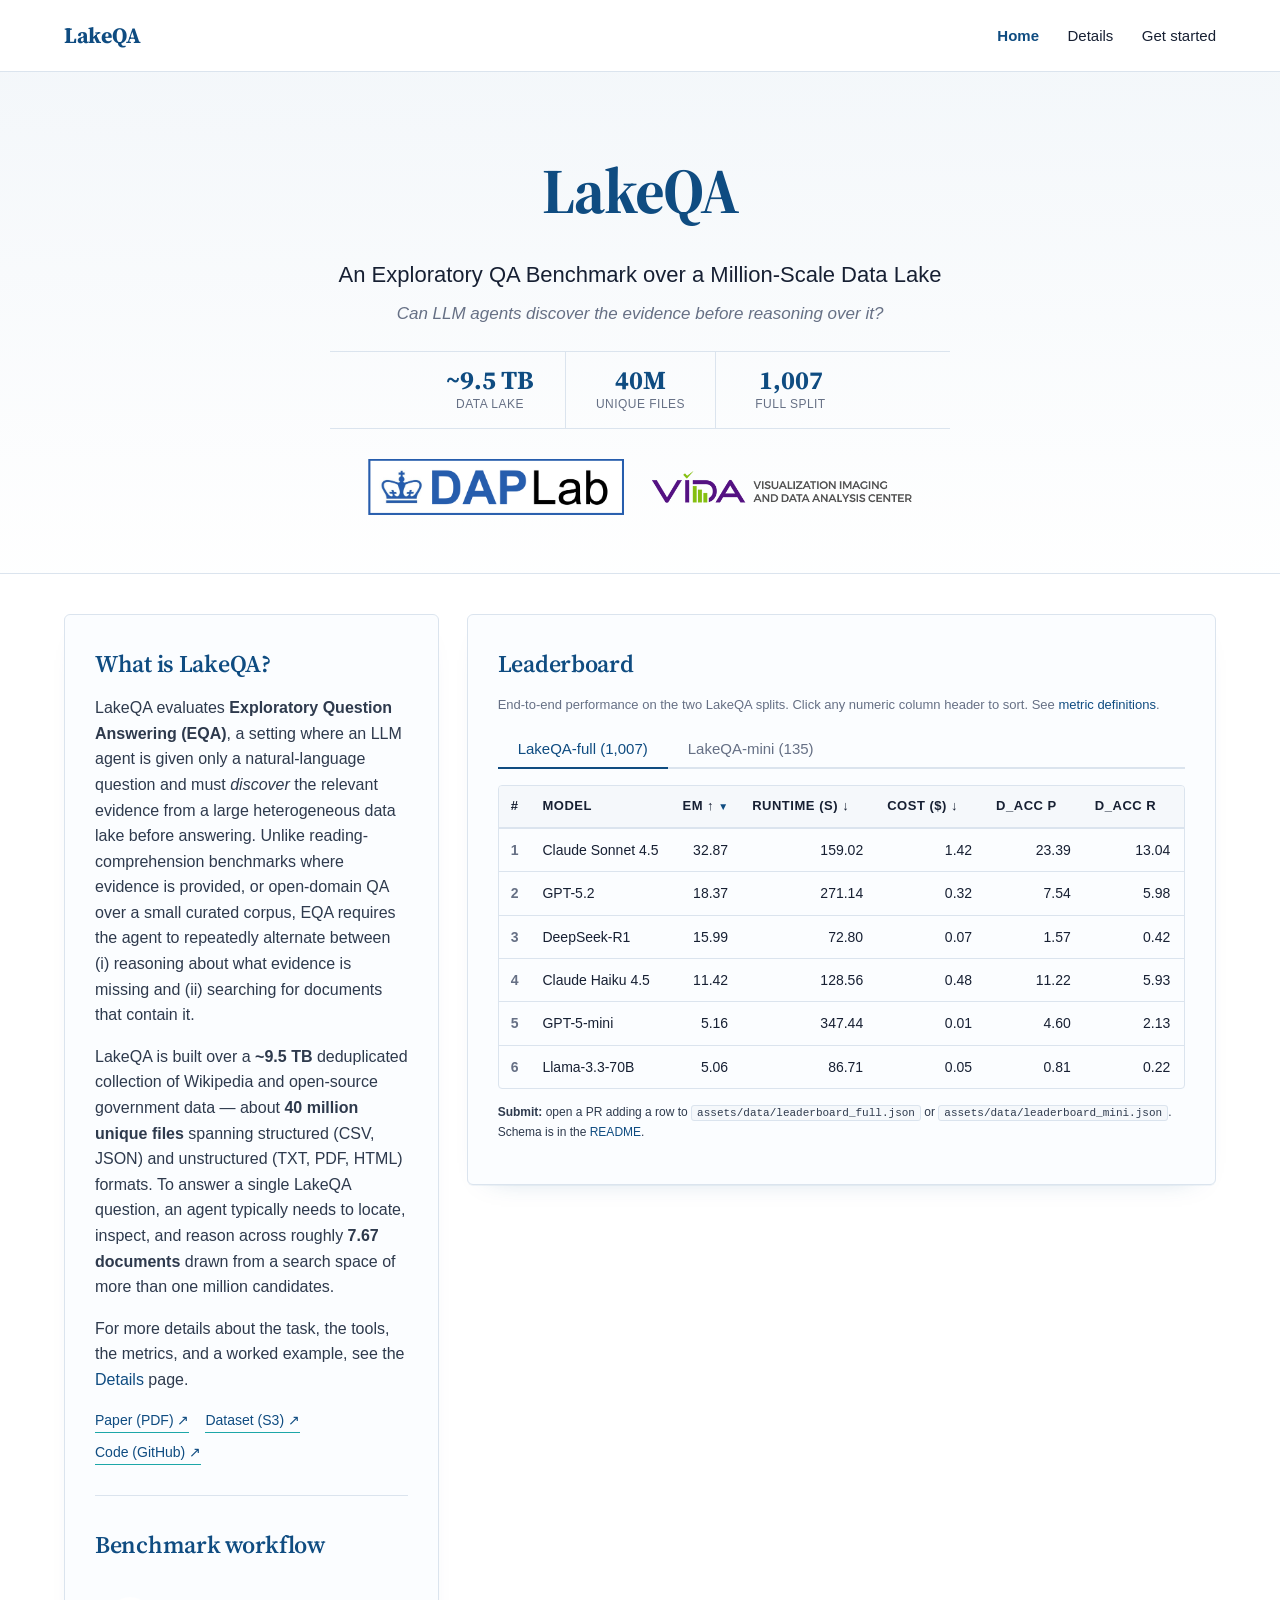
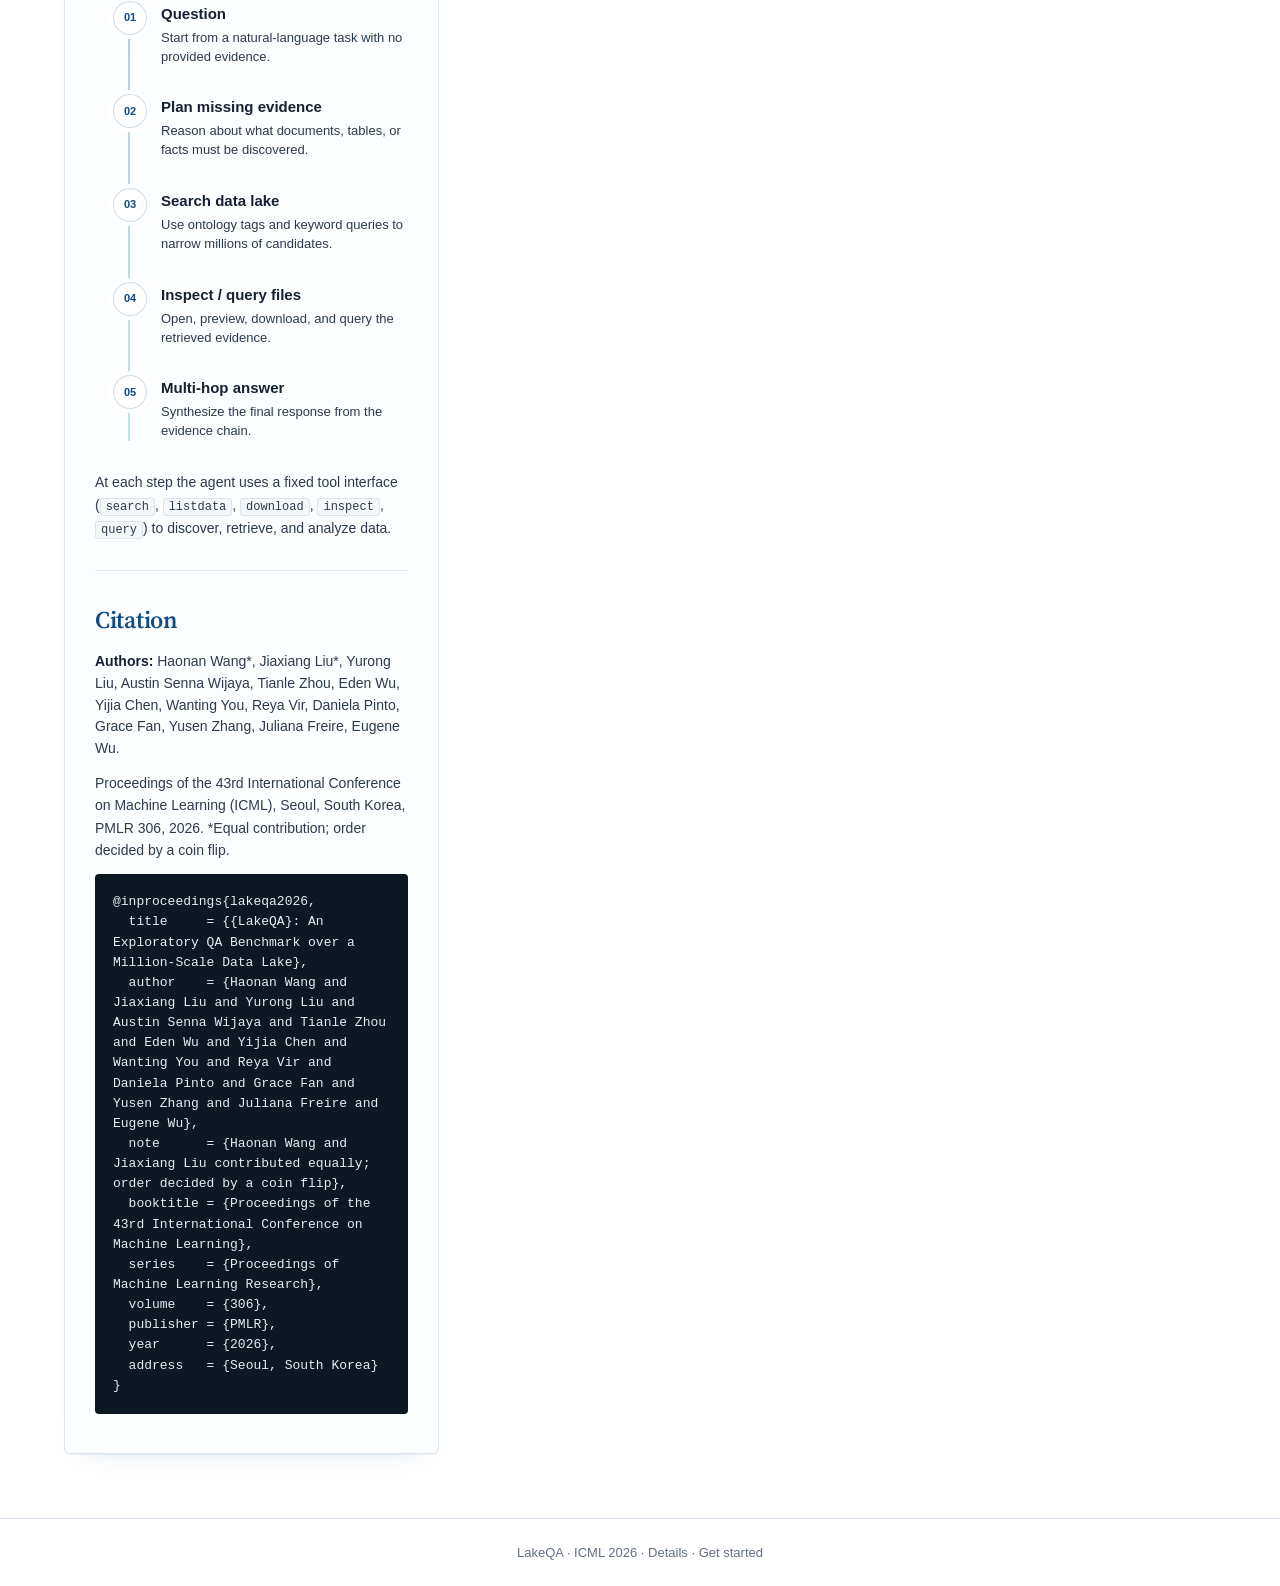
<file: index.html>
<!doctype html>
<html lang="en">
<head>
  <meta charset="utf-8" />
  <meta name="viewport" content="width=device-width, initial-scale=1" />
  <title>LakeQA — An Exploratory QA Benchmark over a Million-Scale Data Lake</title>
  <meta name="description" content="LakeQA: a benchmark for Exploratory Question Answering over a ~9.5 TB heterogeneous data lake spanning Wikipedia and Data.gov." />
  <link rel="icon" href="data:," />
  <link rel="preconnect" href="https://fonts.googleapis.com" />
  <link rel="preconnect" href="https://fonts.gstatic.com" crossorigin />
  <link rel="stylesheet" href="https://fonts.googleapis.com/css2?family=Source+Serif+4:opsz,wght@8..60,400;8..60,600;8..60,700&display=swap" />
  <link rel="stylesheet" href="assets/css/style.css?v=20260609-paper" />
</head>
<body>

<header class="site-header">
  <div class="container-wide">
    <a class="brand" href="index.html">LakeQA</a>
    <nav class="site-nav">
      <a href="index.html" class="active">Home</a>
      <a href="details.html">Details</a>
      <a href="get-started.html">Get started</a>
    </nav>
  </div>
</header>

<section class="hero">
  <div class="container-wide hero-inner">
    <h1>LakeQA</h1>
    <p class="tagline">An Exploratory QA Benchmark over a Million-Scale Data Lake</p>
    <p class="subtagline">Can LLM agents discover the evidence before reasoning over it?</p>
    <div class="hero-kpis" aria-label="Benchmark scale">
      <div class="hero-kpi">
        <strong>~9.5 TB</strong>
        <span>data lake</span>
      </div>
      <div class="hero-kpi">
        <strong>40M</strong>
        <span>unique files</span>
      </div>
      <div class="hero-kpi">
        <strong>1,007</strong>
        <span>full split</span>
      </div>
    </div>
    <div class="hero-affiliation" aria-label="Affiliations">
      <img class="daplab-logo" src="assets/img/daplab_logo_horiz.png" alt="DAPLab" width="1508" height="331" />
      <img class="vida-logo" src="assets/img/vida_logo_long.png" alt="VIDA Lab" width="473" height="59" />
    </div>
  </div>
</section>

<section class="home-section">
  <div class="container-wide">
    <div class="home-grid">

      <!-- LEFT CARD -->
      <div class="card left-col">

        <h3>What is LakeQA?</h3>
        <p>
          LakeQA evaluates <strong>Exploratory Question Answering (EQA)</strong>, a setting where an LLM agent
          is given only a natural-language question and must <em>discover</em> the relevant evidence from a
          large heterogeneous data lake before answering. Unlike reading-comprehension benchmarks where evidence
          is provided, or open-domain QA over a small curated corpus, EQA requires the agent to repeatedly
          alternate between (i) reasoning about what evidence is missing and (ii) searching for documents that
          contain it.
        </p>
        <p>
          LakeQA is built over a <strong>~9.5 TB</strong> deduplicated collection of Wikipedia and open-source
          government data — about <strong>40 million unique files</strong> spanning structured (CSV, JSON) and
          unstructured (TXT, PDF, HTML) formats. To answer a single LakeQA question, an agent typically needs
          to locate, inspect, and reason across roughly <strong>7.67 documents</strong> drawn from a search
          space of more than one million candidates.
        </p>
        <p>
          For more details about the task, the tools, the metrics, and a worked example, see the
          <a href="details.html">Details</a> page.
        </p>
        <div class="inline-links">
          <a href="assets/papers/lakeqa_arxiv.pdf" target="_blank" rel="noopener">Paper (PDF) ↗</a>
          <a href="get-started.html#get-dataset">Dataset (S3) ↗</a>
          <a href="https://github.com/lakeagent/datalake-qa">Code (GitHub) ↗</a>
        </div>

        <hr class="card-divider" />

        <h3>Benchmark workflow</h3>
        <div class="workflow-showcase" aria-label="LakeQA benchmark workflow">
          <div class="workflow-step">
            <span class="workflow-index">01</span>
            <div>
              <h4>Question</h4>
              <p>Start from a natural-language task with no provided evidence.</p>
            </div>
          </div>
          <div class="workflow-step">
            <span class="workflow-index">02</span>
            <div>
              <h4>Plan missing evidence</h4>
              <p>Reason about what documents, tables, or facts must be discovered.</p>
            </div>
          </div>
          <div class="workflow-step">
            <span class="workflow-index">03</span>
            <div>
              <h4>Search data lake</h4>
              <p>Use ontology tags and keyword queries to narrow millions of candidates.</p>
            </div>
          </div>
          <div class="workflow-step">
            <span class="workflow-index">04</span>
            <div>
              <h4>Inspect / query files</h4>
              <p>Open, preview, download, and query the retrieved evidence.</p>
            </div>
          </div>
          <div class="workflow-step">
            <span class="workflow-index">05</span>
            <div>
              <h4>Multi-hop answer</h4>
              <p>Synthesize the final response from the evidence chain.</p>
            </div>
          </div>
        </div>
        <p class="workflow-note">
          At each step the agent uses a fixed tool interface
          (<code>search</code>, <code>listdata</code>, <code>download</code>, <code>inspect</code>, <code>query</code>)
          to discover, retrieve, and analyze data.
        </p>

        <hr class="card-divider" />

        <h3>Citation</h3>
        <p class="paper-meta author-list">
          <strong>Authors:</strong> Haonan Wang*, Jiaxiang Liu*, Yurong Liu, Austin Senna Wijaya, Tianle Zhou,
          Eden Wu, Yijia Chen, Wanting You, Reya Vir, Daniela Pinto, Grace Fan, Yusen Zhang, Juliana Freire,
          Eugene Wu.
        </p>
        <p class="paper-meta">
          Proceedings of the 43rd International Conference on Machine Learning (ICML), Seoul, South Korea,
          PMLR 306, 2026. *Equal contribution; order decided by a coin flip.
        </p>
        <pre class="bibtex">@inproceedings{lakeqa2026,
  title     = {{LakeQA}: An Exploratory QA Benchmark over a Million-Scale Data Lake},
  author    = {Haonan Wang and Jiaxiang Liu and Yurong Liu and Austin Senna Wijaya and Tianle Zhou and Eden Wu and Yijia Chen and Wanting You and Reya Vir and Daniela Pinto and Grace Fan and Yusen Zhang and Juliana Freire and Eugene Wu},
  note      = {Haonan Wang and Jiaxiang Liu contributed equally; order decided by a coin flip},
  booktitle = {Proceedings of the 43rd International Conference on Machine Learning},
  series    = {Proceedings of Machine Learning Research},
  volume    = {306},
  publisher = {PMLR},
  year      = {2026},
  address   = {Seoul, South Korea}
}</pre>

      </div>

      <!-- RIGHT CARD -->
      <div class="card right-col">

        <h3>Leaderboard</h3>
        <p style="font-size: 13px; color: var(--muted); margin: 0 0 14px;">
          End-to-end performance on the two LakeQA splits.
          Click any numeric column header to sort.
          See <a href="details.html#metrics">metric definitions</a>.
        </p>

        <div class="tabs" id="lb-tabs">
          <button class="tab" data-split="full">LakeQA-full (1,007)</button>
          <button class="tab" data-split="mini">LakeQA-mini (135)</button>
        </div>

        <div class="table-wrap" id="lb-table"></div>

        <p class="lb-footnote">
          <strong>Submit:</strong> open a PR adding a row to
          <code>assets/data/leaderboard_full.json</code> or
          <code>assets/data/leaderboard_mini.json</code>. Schema is in the
          <a href="https://github.com/lakeqa-bench/lakeqa-bench.github.io#submitting-an-entry">README</a>.
        </p>

      </div>

    </div>
  </div>
</section>

<footer class="site-footer">
  <div class="container-wide">
    LakeQA · ICML 2026 · <a href="details.html">Details</a> · <a href="get-started.html">Get started</a>
  </div>
</footer>

<script src="assets/js/leaderboard.js?v=20260610-clean"></script>
<script>
  window.LakeQA.renderLeaderboard({
    tableContainerId: "lb-table",
    tabsContainerId:  "lb-tabs"
  });
</script>

</body>
</html>
</file>
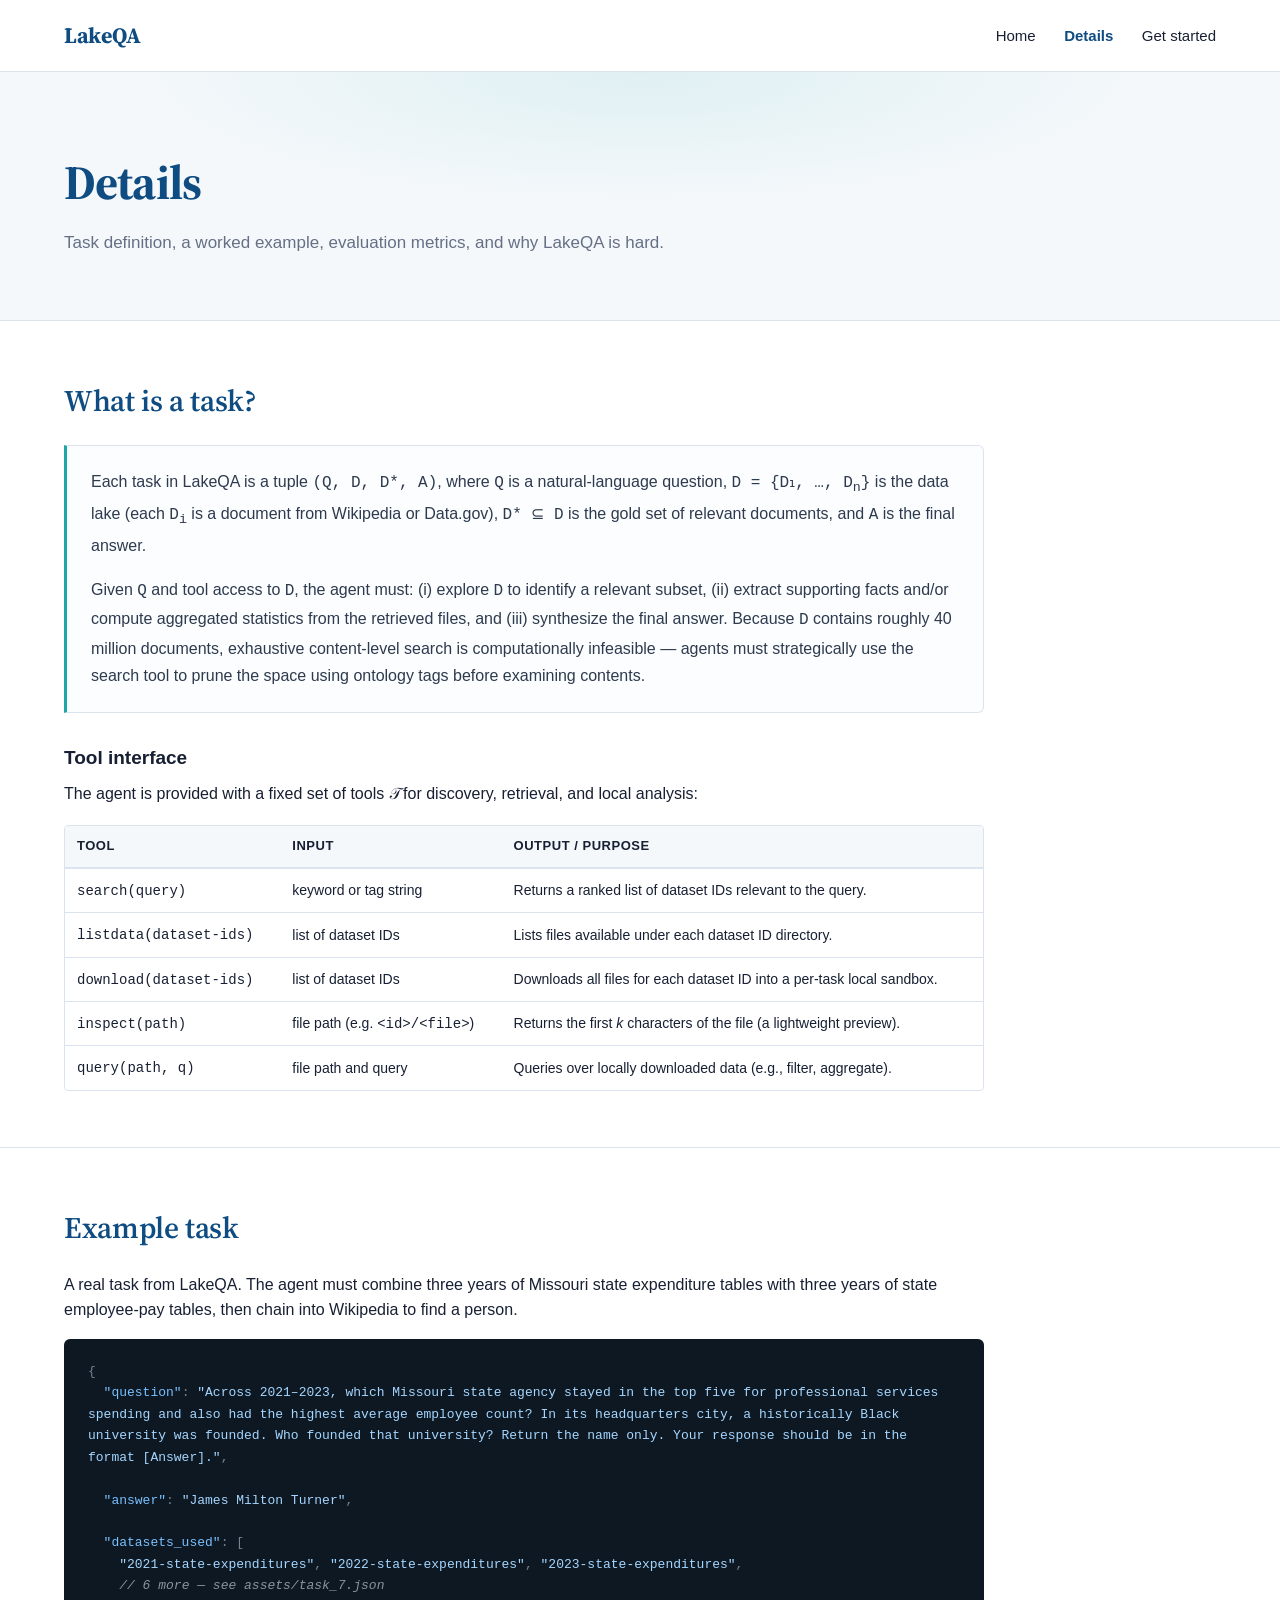
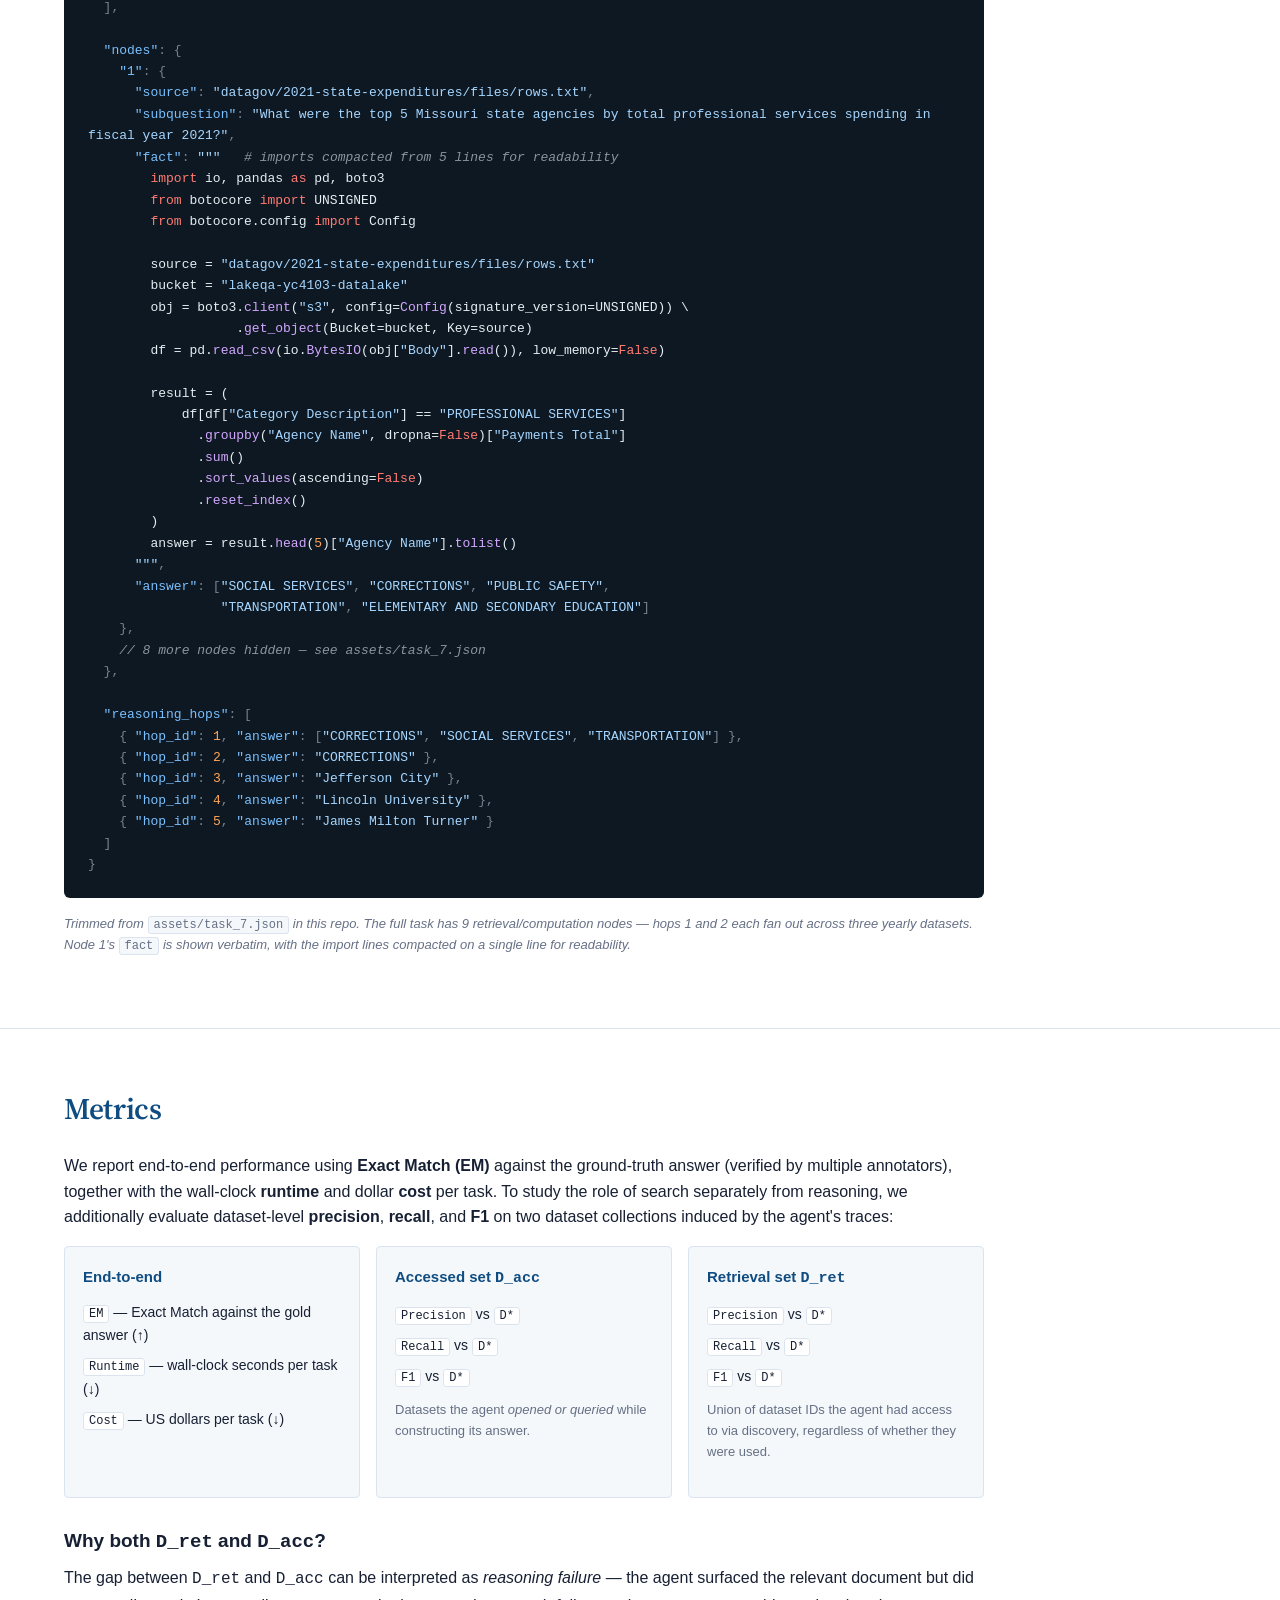
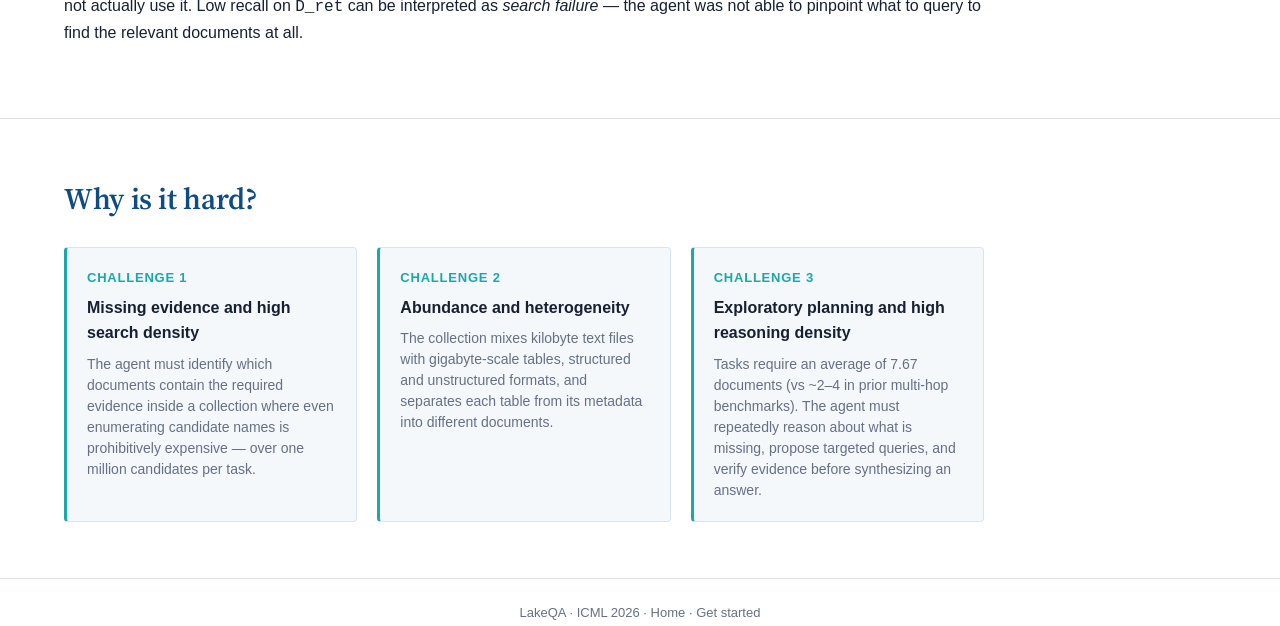
<file: details.html>
<!doctype html>
<html lang="en">
<head>
  <meta charset="utf-8" />
  <meta name="viewport" content="width=device-width, initial-scale=1" />
  <title>Details — LakeQA</title>
  <meta name="description" content="LakeQA task definition, tool interface, a worked example, evaluation metrics, and why the benchmark is hard." />
  <link rel="icon" href="data:," />
  <link rel="preconnect" href="https://fonts.googleapis.com" />
  <link rel="preconnect" href="https://fonts.gstatic.com" crossorigin />
  <link rel="stylesheet" href="https://fonts.googleapis.com/css2?family=Source+Serif+4:opsz,wght@8..60,400;8..60,600;8..60,700&display=swap" />
  <link rel="stylesheet" href="assets/css/style.css?v=20260609-paper" />
</head>
<body>

<header class="site-header">
  <div class="container-wide">
    <a class="brand" href="index.html">LakeQA</a>
    <nav class="site-nav">
      <a href="index.html">Home</a>
      <a href="details.html" class="active">Details</a>
      <a href="get-started.html">Get started</a>
    </nav>
  </div>
</header>

<div class="page-title-strip">
  <div class="container-wide">
    <h1>Details</h1>
    <p>Task definition, a worked example, evaluation metrics, and why LakeQA is hard.</p>
  </div>
</div>

<section>
  <div class="container-wide">
    <h2>What is a task?</h2>
    <div class="task-copy-panel">
      <p>
        Each task in LakeQA is a tuple <code>(Q, D, D*, A)</code>, where
        <code>Q</code> is a natural-language question,
        <code>D = {D₁, …, D<sub>n</sub>}</code> is the data lake (each <code>D<sub>i</sub></code> is a document
        from Wikipedia or Data.gov), <code>D* ⊆ D</code> is the gold set of relevant documents,
        and <code>A</code> is the final answer.
      </p>
      <p>
        Given <code>Q</code> and tool access to <code>D</code>, the agent must:
        (i) explore <code>D</code> to identify a relevant subset,
        (ii) extract supporting facts and/or compute aggregated statistics from the retrieved files, and
        (iii) synthesize the final answer.
        Because <code>D</code> contains roughly 40 million documents, exhaustive content-level search is
        computationally infeasible — agents must strategically use the search tool to prune the space using
        ontology tags before examining contents.
      </p>
    </div>

    <h3>Tool interface</h3>
    <p>The agent is provided with a fixed set of tools <code>𝒯</code> for discovery, retrieval, and local analysis:</p>
    <div class="table-wrap">
      <table>
        <thead>
          <tr>
            <th>Tool</th>
            <th>Input</th>
            <th>Output / Purpose</th>
          </tr>
        </thead>
        <tbody>
          <tr>
            <td><code>search(query)</code></td>
            <td>keyword or tag string</td>
            <td>Returns a ranked list of dataset IDs relevant to the query.</td>
          </tr>
          <tr>
            <td><code>listdata(dataset-ids)</code></td>
            <td>list of dataset IDs</td>
            <td>Lists files available under each dataset ID directory.</td>
          </tr>
          <tr>
            <td><code>download(dataset-ids)</code></td>
            <td>list of dataset IDs</td>
            <td>Downloads all files for each dataset ID into a per-task local sandbox.</td>
          </tr>
          <tr>
            <td><code>inspect(path)</code></td>
            <td>file path (e.g. <code>&lt;id&gt;/&lt;file&gt;</code>)</td>
            <td>Returns the first <em>k</em> characters of the file (a lightweight preview).</td>
          </tr>
          <tr>
            <td><code>query(path, q)</code></td>
            <td>file path and query</td>
            <td>Queries over locally downloaded data (e.g., filter, aggregate).</td>
          </tr>
        </tbody>
      </table>
    </div>
  </div>
</section>

<section>
  <div class="container-wide">
    <h2>Example task</h2>
    <p>
      A real task from LakeQA. The agent must combine three years of Missouri state expenditure tables with
      three years of state employee-pay tables, then chain into Wikipedia to find a person.
    </p>

    <pre class="json-viewer"><code><span class="punct">{</span>
  <span class="key">"question"</span><span class="punct">:</span> <span class="str">"Across 2021–2023, which Missouri state agency stayed in the top five for professional services spending and also had the highest average employee count? In its headquarters city, a historically Black university was founded. Who founded that university? Return the name only. Your response should be in the format [Answer]."</span><span class="punct">,</span>

  <span class="key">"answer"</span><span class="punct">:</span> <span class="str">"James Milton Turner"</span><span class="punct">,</span>

  <span class="key">"datasets_used"</span><span class="punct">:</span> <span class="punct">[</span>
    <span class="str">"2021-state-expenditures"</span><span class="punct">,</span> <span class="str">"2022-state-expenditures"</span><span class="punct">,</span> <span class="str">"2023-state-expenditures"</span><span class="punct">,</span>
    <span class="comment">// 6 more — see assets/task_7.json</span>
  <span class="punct">],</span>

  <span class="key">"nodes"</span><span class="punct">:</span> <span class="punct">{</span>
    <span class="key">"1"</span><span class="punct">:</span> <span class="punct">{</span>
      <span class="key">"source"</span><span class="punct">:</span> <span class="str">"datagov/2021-state-expenditures/files/rows.txt"</span><span class="punct">,</span>
      <span class="key">"subquestion"</span><span class="punct">:</span> <span class="str">"What were the top 5 Missouri state agencies by total professional services spending in fiscal year 2021?"</span><span class="punct">,</span>
      <span class="key">"fact"</span><span class="punct">:</span> <span class="str">"""</span>   <span class="comment"># imports compacted from 5 lines for readability</span>
        <span class="py-kw">import</span> io, pandas <span class="py-kw">as</span> pd, boto3
        <span class="py-kw">from</span> botocore <span class="py-kw">import</span> UNSIGNED
        <span class="py-kw">from</span> botocore.config <span class="py-kw">import</span> Config

        source = <span class="py-str">"datagov/2021-state-expenditures/files/rows.txt"</span>
        bucket = <span class="py-str">"lakeqa-yc4103-datalake"</span>
        obj = boto3.<span class="py-fn">client</span>(<span class="py-str">"s3"</span>, config=<span class="py-fn">Config</span>(signature_version=UNSIGNED)) \
                   .<span class="py-fn">get_object</span>(Bucket=bucket, Key=source)
        df = pd.<span class="py-fn">read_csv</span>(io.<span class="py-fn">BytesIO</span>(obj[<span class="py-str">"Body"</span>].<span class="py-fn">read</span>()), low_memory=<span class="py-kw">False</span>)

        result = (
            df[df[<span class="py-str">"Category Description"</span>] == <span class="py-str">"PROFESSIONAL SERVICES"</span>]
              .<span class="py-fn">groupby</span>(<span class="py-str">"Agency Name"</span>, dropna=<span class="py-kw">False</span>)[<span class="py-str">"Payments Total"</span>]
              .<span class="py-fn">sum</span>()
              .<span class="py-fn">sort_values</span>(ascending=<span class="py-kw">False</span>)
              .<span class="py-fn">reset_index</span>()
        )
        answer = result.<span class="py-fn">head</span>(<span class="num">5</span>)[<span class="py-str">"Agency Name"</span>].<span class="py-fn">tolist</span>()
      <span class="str">"""</span><span class="punct">,</span>
      <span class="key">"answer"</span><span class="punct">:</span> <span class="punct">[</span><span class="str">"SOCIAL SERVICES"</span><span class="punct">,</span> <span class="str">"CORRECTIONS"</span><span class="punct">,</span> <span class="str">"PUBLIC SAFETY"</span><span class="punct">,</span>
                 <span class="str">"TRANSPORTATION"</span><span class="punct">,</span> <span class="str">"ELEMENTARY AND SECONDARY EDUCATION"</span><span class="punct">]</span>
    <span class="punct">},</span>
    <span class="comment">// 8 more nodes hidden — see assets/task_7.json</span>
  <span class="punct">},</span>

  <span class="key">"reasoning_hops"</span><span class="punct">:</span> <span class="punct">[</span>
    <span class="punct">{</span> <span class="key">"hop_id"</span><span class="punct">:</span> <span class="num">1</span><span class="punct">,</span> <span class="key">"answer"</span><span class="punct">:</span> <span class="punct">[</span><span class="str">"CORRECTIONS"</span><span class="punct">,</span> <span class="str">"SOCIAL SERVICES"</span><span class="punct">,</span> <span class="str">"TRANSPORTATION"</span><span class="punct">]</span> <span class="punct">},</span>
    <span class="punct">{</span> <span class="key">"hop_id"</span><span class="punct">:</span> <span class="num">2</span><span class="punct">,</span> <span class="key">"answer"</span><span class="punct">:</span> <span class="str">"CORRECTIONS"</span> <span class="punct">},</span>
    <span class="punct">{</span> <span class="key">"hop_id"</span><span class="punct">:</span> <span class="num">3</span><span class="punct">,</span> <span class="key">"answer"</span><span class="punct">:</span> <span class="str">"Jefferson City"</span> <span class="punct">},</span>
    <span class="punct">{</span> <span class="key">"hop_id"</span><span class="punct">:</span> <span class="num">4</span><span class="punct">,</span> <span class="key">"answer"</span><span class="punct">:</span> <span class="str">"Lincoln University"</span> <span class="punct">},</span>
    <span class="punct">{</span> <span class="key">"hop_id"</span><span class="punct">:</span> <span class="num">5</span><span class="punct">,</span> <span class="key">"answer"</span><span class="punct">:</span> <span class="str">"James Milton Turner"</span> <span class="punct">}</span>
  <span class="punct">]</span>
<span class="punct">}</span></code></pre>

    <p class="json-caption">
      Trimmed from <code>assets/task_7.json</code> in this repo. The full task has 9 retrieval/computation nodes
      — hops 1 and 2 each fan out across three yearly datasets. Node 1's <code>fact</code> is shown verbatim,
      with the import lines compacted on a single line for readability.
    </p>
  </div>
</section>

<section id="metrics">
  <div class="container-wide">
    <h2>Metrics</h2>
    <p>
      We report end-to-end performance using <strong>Exact Match (EM)</strong> against the ground-truth answer
      (verified by multiple annotators), together with the wall-clock <strong>runtime</strong> and dollar
      <strong>cost</strong> per task. To study the role of search separately from reasoning, we additionally
      evaluate dataset-level <strong>precision</strong>, <strong>recall</strong>, and <strong>F1</strong> on
      two dataset collections induced by the agent's traces:
    </p>
    <div class="metric-groups">
      <div class="metric-group">
        <h4>End-to-end</h4>
        <ul>
          <li><code>EM</code> — Exact Match against the gold answer (↑)</li>
          <li><code>Runtime</code> — wall-clock seconds per task (↓)</li>
          <li><code>Cost</code> — US dollars per task (↓)</li>
        </ul>
      </div>
      <div class="metric-group">
        <h4>Accessed set <code>D_acc</code></h4>
        <ul>
          <li><code>Precision</code> vs <code>D*</code></li>
          <li><code>Recall</code> vs <code>D*</code></li>
          <li><code>F1</code> vs <code>D*</code></li>
        </ul>
        <p style="font-size:13px; color: var(--muted); margin-top: 8px;">Datasets the agent <em>opened or queried</em> while constructing its answer.</p>
      </div>
      <div class="metric-group">
        <h4>Retrieval set <code>D_ret</code></h4>
        <ul>
          <li><code>Precision</code> vs <code>D*</code></li>
          <li><code>Recall</code> vs <code>D*</code></li>
          <li><code>F1</code> vs <code>D*</code></li>
        </ul>
        <p style="font-size:13px; color: var(--muted); margin-top: 8px;">Union of dataset IDs the agent had access to via discovery, regardless of whether they were used.</p>
      </div>
    </div>

    <h3 style="margin-top: 28px;">Why both <code>D_ret</code> and <code>D_acc</code>?</h3>
    <p>
      The gap between <code>D_ret</code> and <code>D_acc</code> can be interpreted as <em>reasoning failure</em>
      — the agent surfaced the relevant document but did not actually use it. Low recall on <code>D_ret</code>
      can be interpreted as <em>search failure</em> — the agent was not able to pinpoint what to query to find
      the relevant documents at all.
    </p>
  </div>
</section>

<section>
  <div class="container-wide">
    <h2>Why is it hard?</h2>
    <div class="challenge-grid">
      <div class="challenge">
        <div class="num">Challenge 1</div>
        <h4>Missing evidence and high search density</h4>
        <p>The agent must identify which documents contain the required evidence inside a collection where even enumerating candidate names is prohibitively expensive — over one million candidates per task.</p>
      </div>
      <div class="challenge">
        <div class="num">Challenge 2</div>
        <h4>Abundance and heterogeneity</h4>
        <p>The collection mixes kilobyte text files with gigabyte-scale tables, structured and unstructured formats, and separates each table from its metadata into different documents.</p>
      </div>
      <div class="challenge">
        <div class="num">Challenge 3</div>
        <h4>Exploratory planning and high reasoning density</h4>
        <p>Tasks require an average of 7.67 documents (vs ~2–4 in prior multi-hop benchmarks). The agent must repeatedly reason about what is missing, propose targeted queries, and verify evidence before synthesizing an answer.</p>
      </div>
    </div>
  </div>
</section>

<footer class="site-footer">
  <div class="container-wide">
    LakeQA · ICML 2026 · <a href="index.html">Home</a> · <a href="get-started.html">Get started</a>
  </div>
</footer>

</body>
</html>
</file>
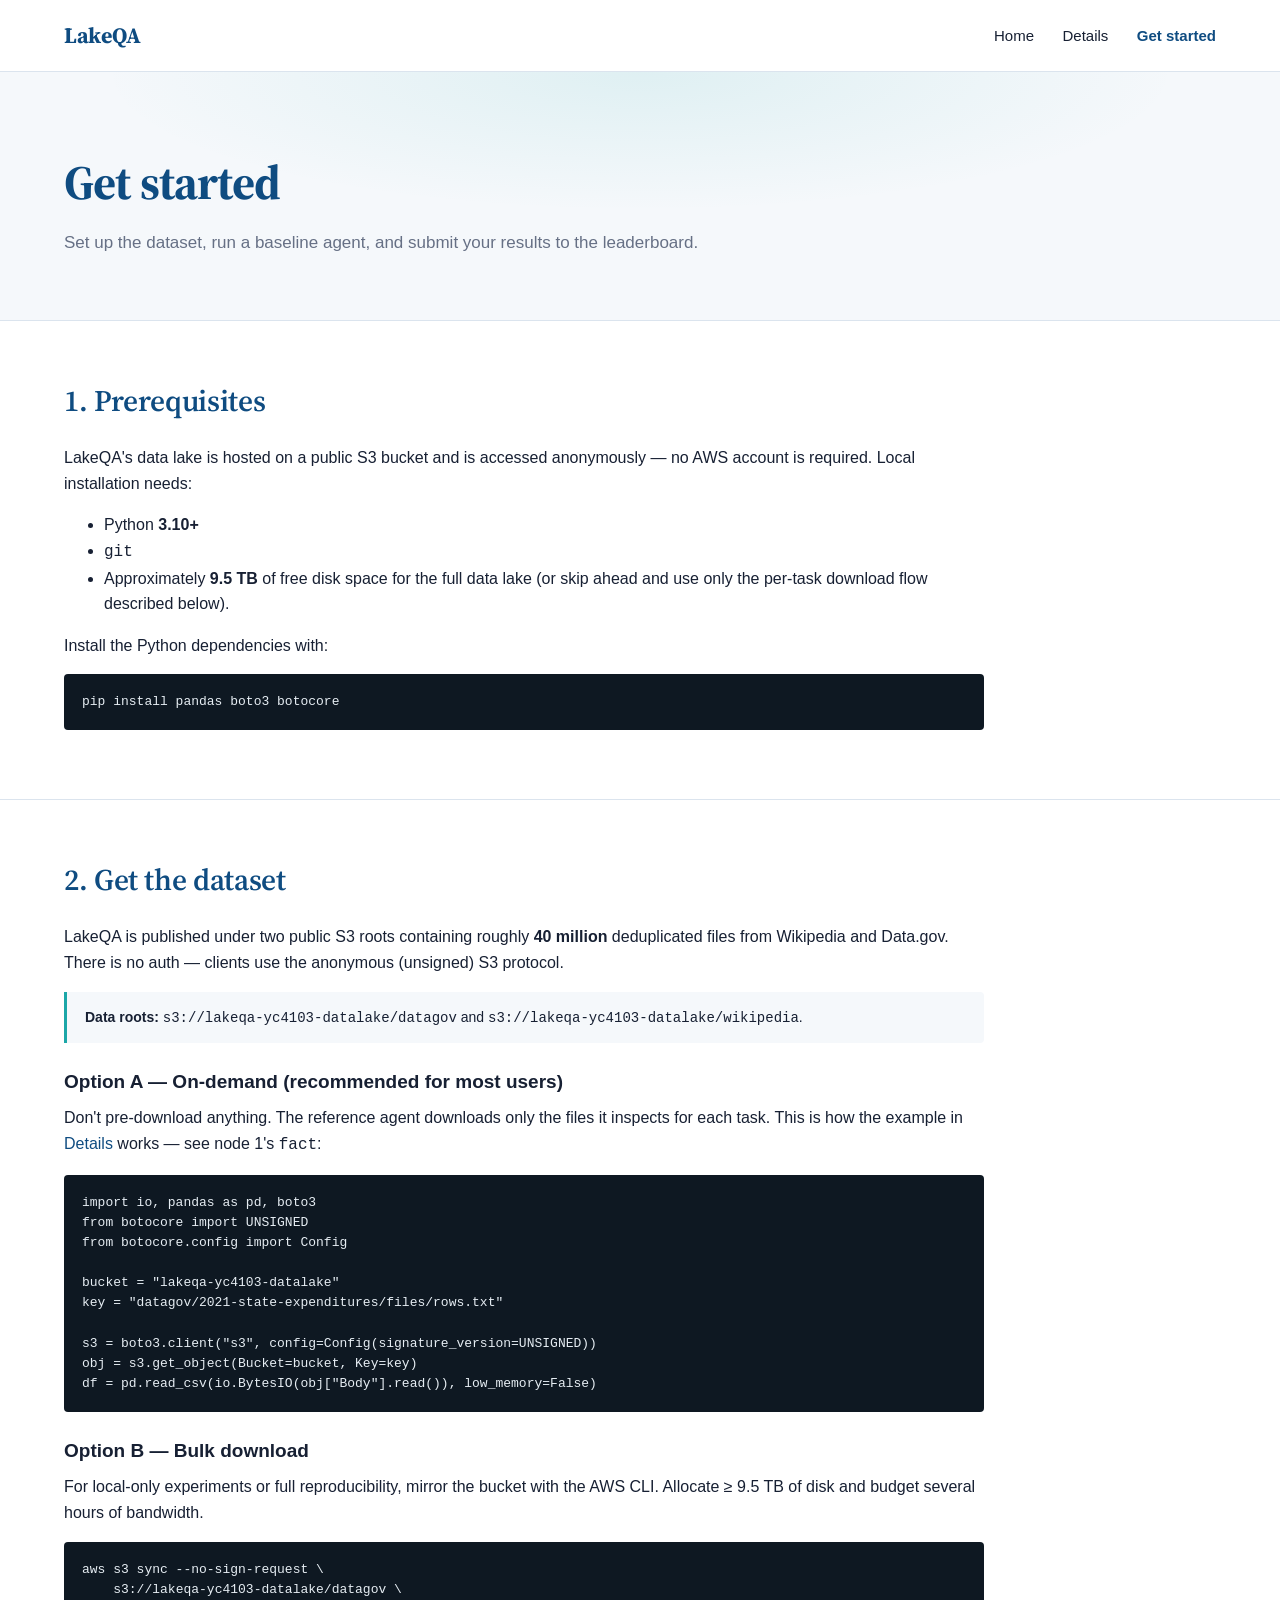
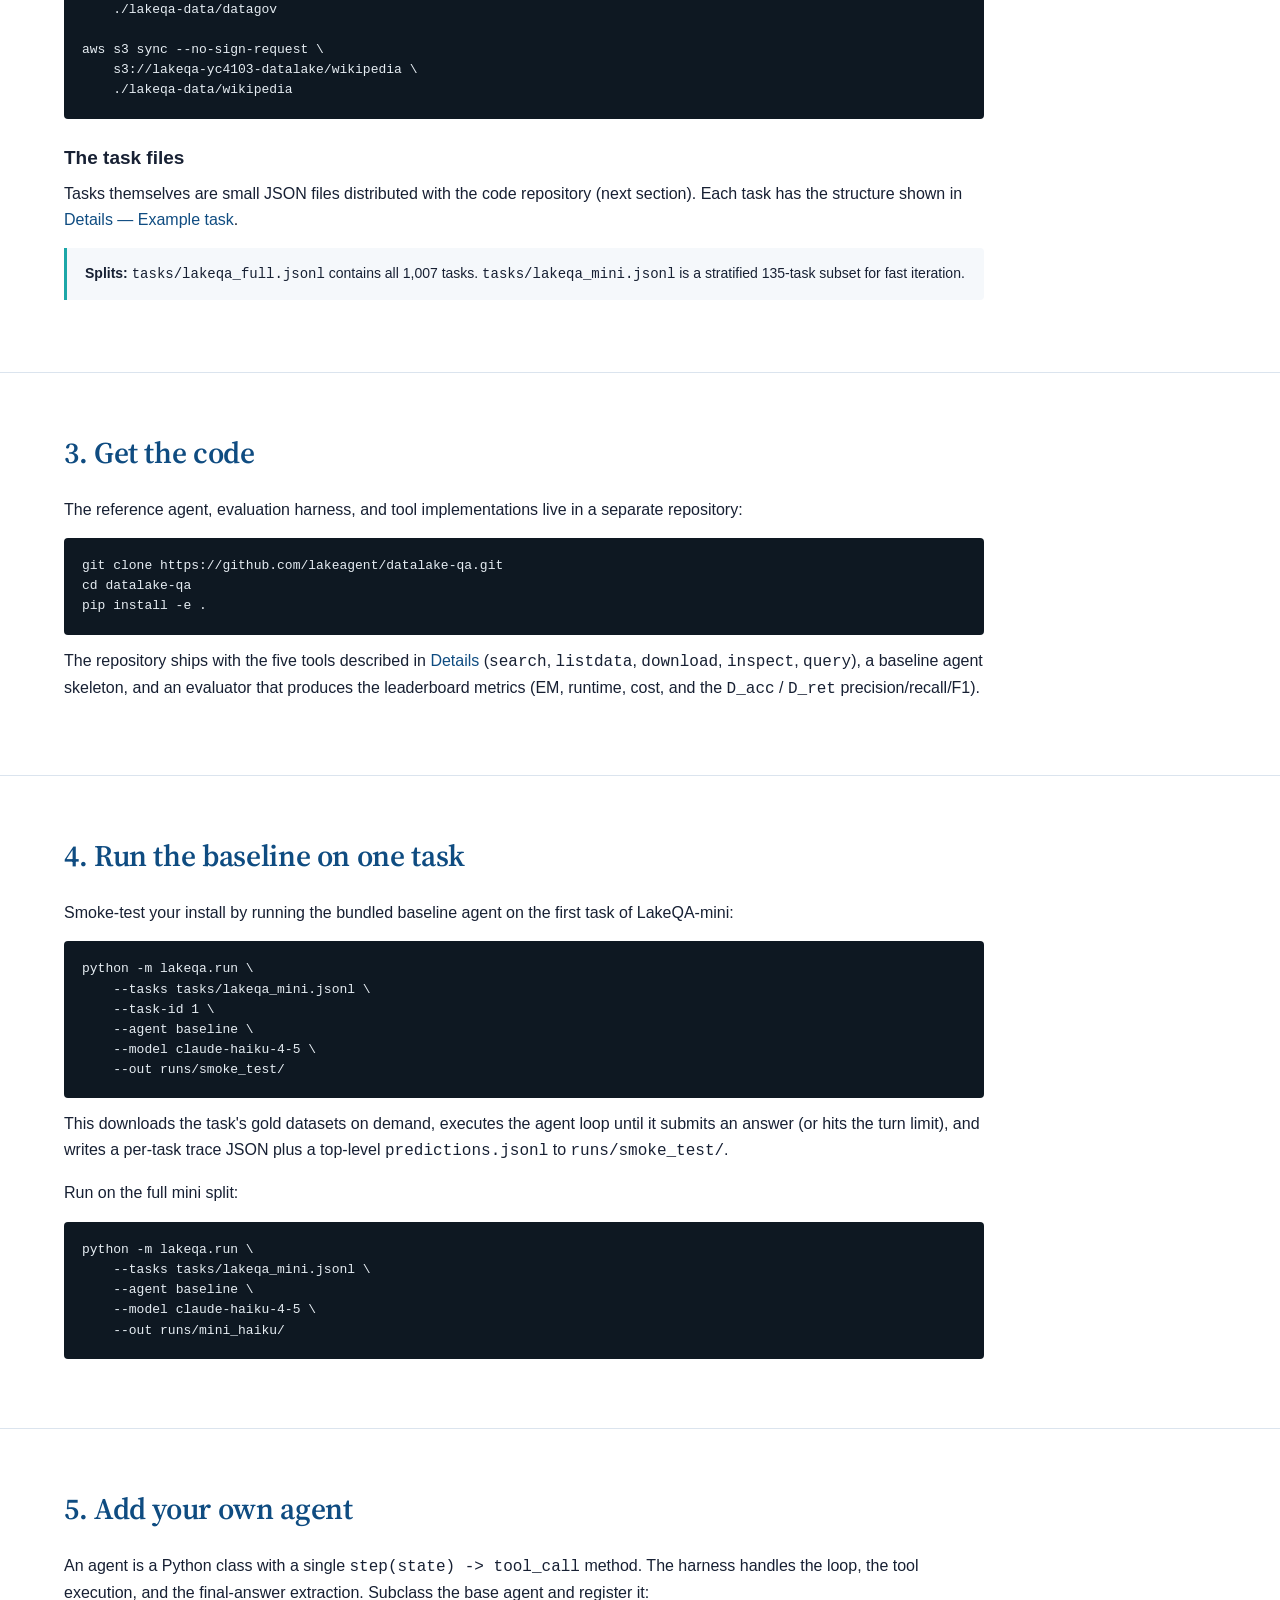
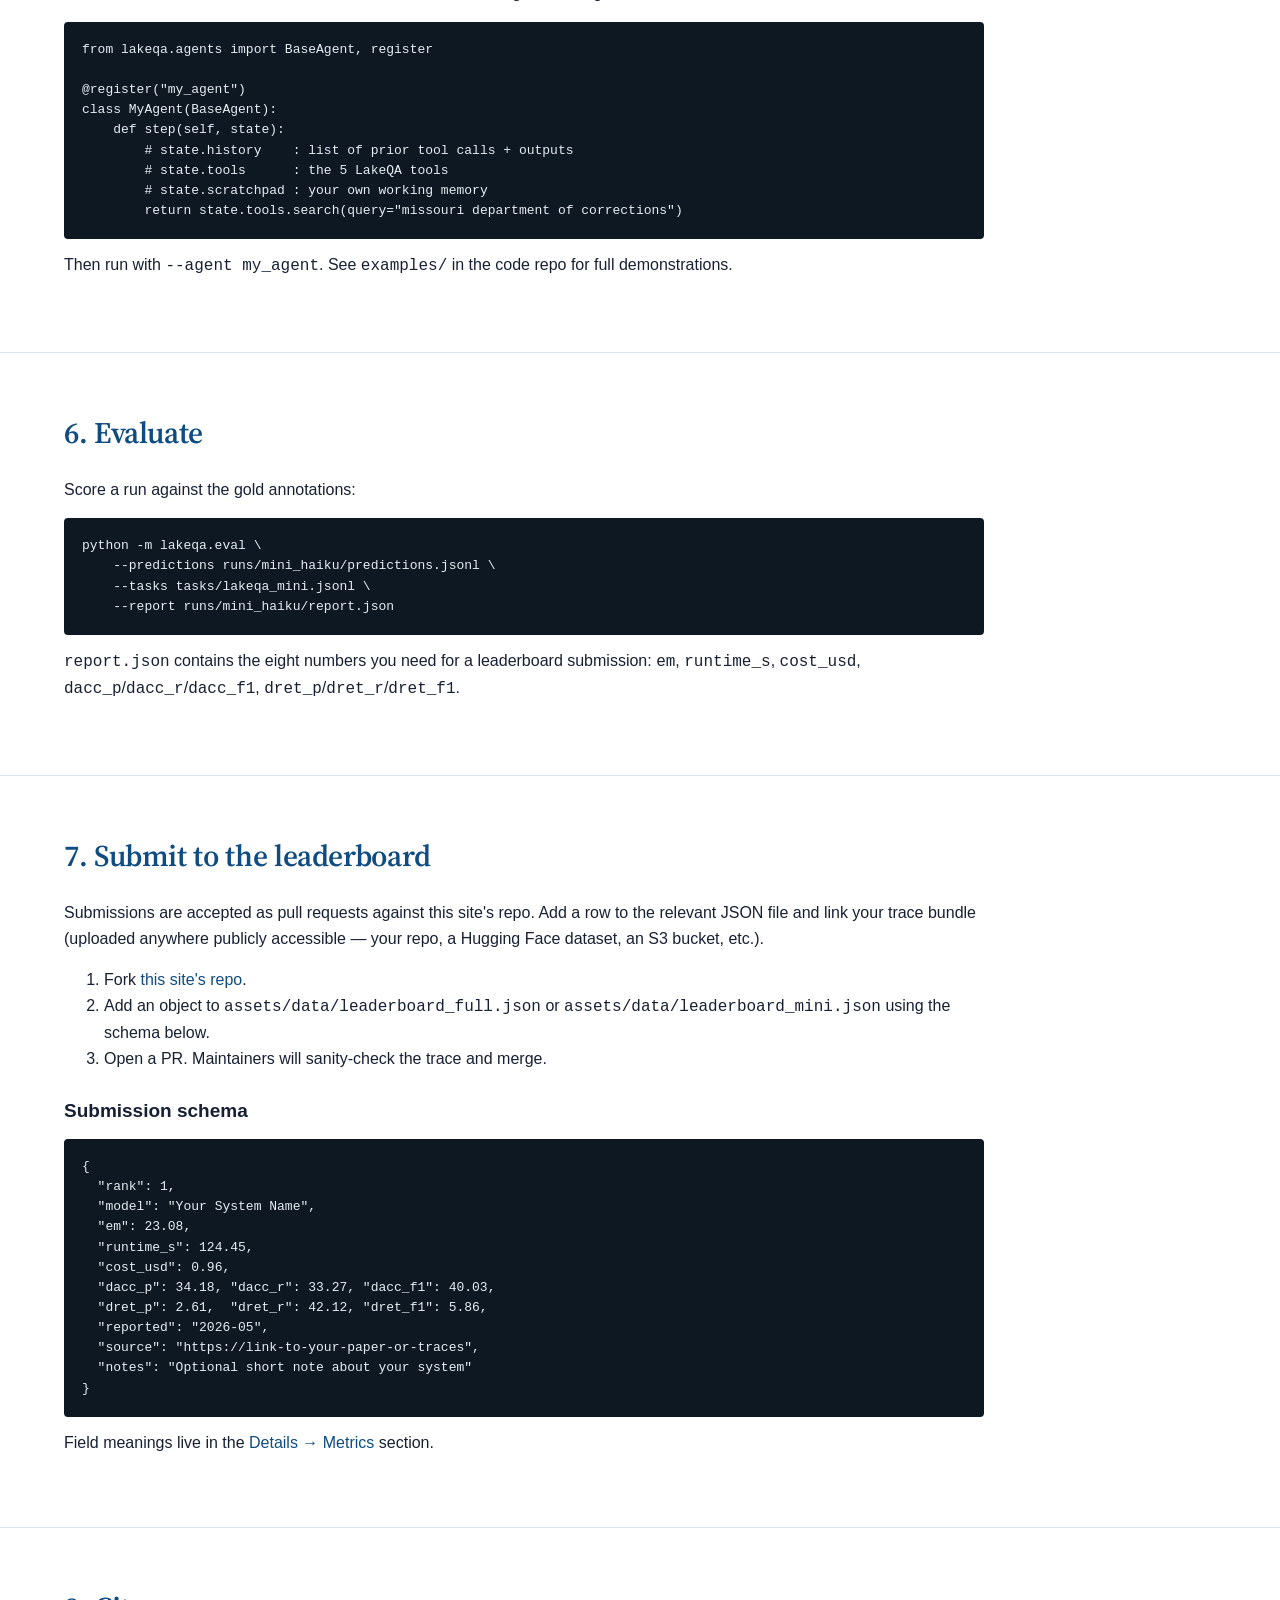
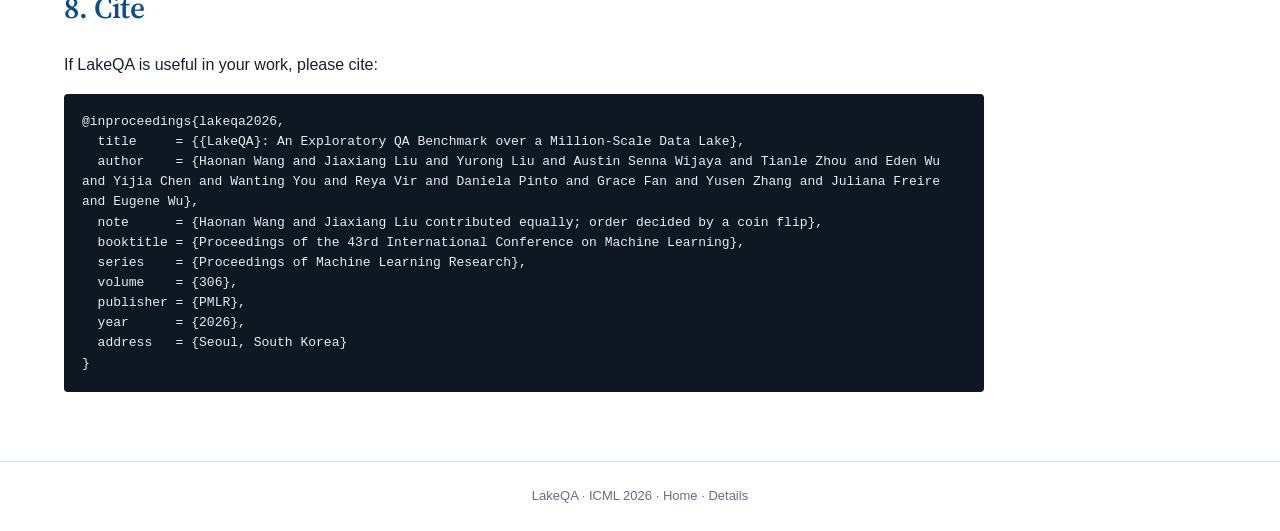
<file: get-started.html>
<!doctype html>
<html lang="en">
<head>
  <meta charset="utf-8" />
  <meta name="viewport" content="width=device-width, initial-scale=1" />
  <title>Get started — LakeQA</title>
  <meta name="description" content="Set up the LakeQA dataset, run the example agent, and submit your results to the leaderboard." />
  <link rel="icon" href="data:," />
  <link rel="preconnect" href="https://fonts.googleapis.com" />
  <link rel="preconnect" href="https://fonts.gstatic.com" crossorigin />
  <link rel="stylesheet" href="https://fonts.googleapis.com/css2?family=Source+Serif+4:opsz,wght@8..60,400;8..60,600;8..60,700&display=swap" />
  <link rel="stylesheet" href="assets/css/style.css?v=20260609-paper" />
</head>
<body>

<header class="site-header">
  <div class="container-wide">
    <a class="brand" href="index.html">LakeQA</a>
    <nav class="site-nav">
      <a href="index.html">Home</a>
      <a href="details.html">Details</a>
      <a href="get-started.html" class="active">Get started</a>
    </nav>
  </div>
</header>

<div class="page-title-strip">
  <div class="container-wide">
    <h1>Get started</h1>
    <p>Set up the dataset, run a baseline agent, and submit your results to the leaderboard.</p>
  </div>
</div>

<section id="get-dataset">
  <div class="container-wide">
    <h2>1. Prerequisites</h2>
    <p>
      LakeQA's data lake is hosted on a public S3 bucket and is accessed anonymously — no AWS account is required.
      Local installation needs:
    </p>
    <ul>
      <li>Python <strong>3.10+</strong></li>
      <li><code>git</code></li>
      <li>Approximately <strong>9.5 TB</strong> of free disk space for the full data lake (or skip ahead and use only the per-task download flow described below).</li>
    </ul>
    <p>
      Install the Python dependencies with:
    </p>
    <pre class="bibtex">pip install pandas boto3 botocore</pre>
  </div>
</section>

<section>
  <div class="container-wide">
    <h2>2. Get the dataset</h2>
    <p>
      LakeQA is published under two public S3 roots containing roughly <strong>40 million</strong> deduplicated
      files from Wikipedia and Data.gov. There is no auth — clients use the anonymous (unsigned) S3 protocol.
    </p>
    <div class="banner">
      <strong>Data roots:</strong>
      <code>s3://lakeqa-yc4103-datalake/datagov</code> and
      <code>s3://lakeqa-yc4103-datalake/wikipedia</code>.
    </div>

    <h3>Option A — On-demand (recommended for most users)</h3>
    <p>
      Don't pre-download anything. The reference agent downloads only the files it inspects for each task.
      This is how the example in <a href="details.html">Details</a> works — see node 1's <code>fact</code>:
    </p>
    <pre class="bibtex">import io, pandas as pd, boto3
from botocore import UNSIGNED
from botocore.config import Config

bucket = "lakeqa-yc4103-datalake"
key = "datagov/2021-state-expenditures/files/rows.txt"

s3 = boto3.client("s3", config=Config(signature_version=UNSIGNED))
obj = s3.get_object(Bucket=bucket, Key=key)
df = pd.read_csv(io.BytesIO(obj["Body"].read()), low_memory=False)</pre>

    <h3>Option B — Bulk download</h3>
    <p>
      For local-only experiments or full reproducibility, mirror the bucket with the AWS CLI. Allocate ≥ 9.5 TB of
      disk and budget several hours of bandwidth.
    </p>
    <pre class="bibtex">aws s3 sync --no-sign-request \
    s3://lakeqa-yc4103-datalake/datagov \
    ./lakeqa-data/datagov

aws s3 sync --no-sign-request \
    s3://lakeqa-yc4103-datalake/wikipedia \
    ./lakeqa-data/wikipedia</pre>

    <h3>The task files</h3>
    <p>
      Tasks themselves are small JSON files distributed with the code repository (next section). Each task has the
      structure shown in <a href="details.html#metrics">Details — Example task</a>.
    </p>
    <div class="banner">
      <strong>Splits:</strong>
      <code>tasks/lakeqa_full.jsonl</code> contains all 1,007 tasks.
      <code>tasks/lakeqa_mini.jsonl</code> is a stratified 135-task subset for fast iteration.
    </div>
  </div>
</section>

<section>
  <div class="container-wide">
    <h2>3. Get the code</h2>
    <p>
      The reference agent, evaluation harness, and tool implementations live in a separate repository:
    </p>
    <pre class="bibtex">git clone https://github.com/lakeagent/datalake-qa.git
cd datalake-qa
pip install -e .</pre>
    <p>
      The repository ships with the five tools described in <a href="details.html">Details</a>
      (<code>search</code>, <code>listdata</code>, <code>download</code>, <code>inspect</code>, <code>query</code>),
      a baseline agent skeleton, and an evaluator that produces the leaderboard metrics
      (EM, runtime, cost, and the <code>D_acc</code> / <code>D_ret</code> precision/recall/F1).
    </p>
  </div>
</section>

<section>
  <div class="container-wide">
    <h2>4. Run the baseline on one task</h2>
    <p>
      Smoke-test your install by running the bundled baseline agent on the first task of LakeQA-mini:
    </p>
    <pre class="bibtex">python -m lakeqa.run \
    --tasks tasks/lakeqa_mini.jsonl \
    --task-id 1 \
    --agent baseline \
    --model claude-haiku-4-5 \
    --out runs/smoke_test/</pre>
    <p>
      This downloads the task's gold datasets on demand, executes the agent loop until it submits an answer
      (or hits the turn limit), and writes a per-task trace JSON plus a top-level <code>predictions.jsonl</code>
      to <code>runs/smoke_test/</code>.
    </p>
    <p>
      Run on the full mini split:
    </p>
    <pre class="bibtex">python -m lakeqa.run \
    --tasks tasks/lakeqa_mini.jsonl \
    --agent baseline \
    --model claude-haiku-4-5 \
    --out runs/mini_haiku/</pre>
  </div>
</section>

<section>
  <div class="container-wide">
    <h2>5. Add your own agent</h2>
    <p>
      An agent is a Python class with a single <code>step(state) -&gt; tool_call</code> method. The harness
      handles the loop, the tool execution, and the final-answer extraction. Subclass the base agent and register it:
    </p>
    <pre class="bibtex">from lakeqa.agents import BaseAgent, register

@register("my_agent")
class MyAgent(BaseAgent):
    def step(self, state):
        # state.history    : list of prior tool calls + outputs
        # state.tools      : the 5 LakeQA tools
        # state.scratchpad : your own working memory
        return state.tools.search(query="missouri department of corrections")</pre>
    <p>
      Then run with <code>--agent my_agent</code>. See <code>examples/</code> in the code repo for full
      demonstrations.
    </p>
  </div>
</section>

<section>
  <div class="container-wide">
    <h2>6. Evaluate</h2>
    <p>
      Score a run against the gold annotations:
    </p>
    <pre class="bibtex">python -m lakeqa.eval \
    --predictions runs/mini_haiku/predictions.jsonl \
    --tasks tasks/lakeqa_mini.jsonl \
    --report runs/mini_haiku/report.json</pre>
    <p>
      <code>report.json</code> contains the eight numbers you need for a leaderboard submission:
      <code>em</code>, <code>runtime_s</code>, <code>cost_usd</code>,
      <code>dacc_p</code>/<code>dacc_r</code>/<code>dacc_f1</code>,
      <code>dret_p</code>/<code>dret_r</code>/<code>dret_f1</code>.
    </p>
  </div>
</section>

<section>
  <div class="container-wide">
    <h2>7. Submit to the leaderboard</h2>
    <p>
      Submissions are accepted as pull requests against this site's repo. Add a row to the relevant JSON file
      and link your trace bundle (uploaded anywhere publicly accessible — your repo, a Hugging Face dataset,
      an S3 bucket, etc.).
    </p>
    <ol>
      <li>Fork <a href="https://github.com/lakeqa-bench/lakeqa-bench.github.io">this site's repo</a>.</li>
      <li>Add an object to <code>assets/data/leaderboard_full.json</code> or
        <code>assets/data/leaderboard_mini.json</code> using the schema below.</li>
      <li>Open a PR. Maintainers will sanity-check the trace and merge.</li>
    </ol>

    <h3>Submission schema</h3>
    <pre class="bibtex">{
  "rank": 1,
  "model": "Your System Name",
  "em": 23.08,
  "runtime_s": 124.45,
  "cost_usd": 0.96,
  "dacc_p": 34.18, "dacc_r": 33.27, "dacc_f1": 40.03,
  "dret_p": 2.61,  "dret_r": 42.12, "dret_f1": 5.86,
  "reported": "2026-05",
  "source": "https://link-to-your-paper-or-traces",
  "notes": "Optional short note about your system"
}</pre>
    <p>
      Field meanings live in the <a href="details.html#metrics">Details → Metrics</a> section.
    </p>
  </div>
</section>

<section>
  <div class="container-wide">
    <h2>8. Cite</h2>
    <p>
      If LakeQA is useful in your work, please cite:
    </p>
    <pre class="bibtex">@inproceedings{lakeqa2026,
  title     = {{LakeQA}: An Exploratory QA Benchmark over a Million-Scale Data Lake},
  author    = {Haonan Wang and Jiaxiang Liu and Yurong Liu and Austin Senna Wijaya and Tianle Zhou and Eden Wu and Yijia Chen and Wanting You and Reya Vir and Daniela Pinto and Grace Fan and Yusen Zhang and Juliana Freire and Eugene Wu},
  note      = {Haonan Wang and Jiaxiang Liu contributed equally; order decided by a coin flip},
  booktitle = {Proceedings of the 43rd International Conference on Machine Learning},
  series    = {Proceedings of Machine Learning Research},
  volume    = {306},
  publisher = {PMLR},
  year      = {2026},
  address   = {Seoul, South Korea}
}</pre>
  </div>
</section>

<footer class="site-footer">
  <div class="container-wide">
    LakeQA · ICML 2026 · <a href="index.html">Home</a> · <a href="details.html">Details</a>
  </div>
</footer>

</body>
</html>
</file>
<file: assets/css/style.css>
:root {
  --bg: #ffffff;
  --text: #172033;
  --muted: #667085;
  --primary: #0f4c81;
  --accent: #1ca7a8;
  --light: #f5f8fb;
  --panel: #fbfdff;
  --border: #dbe4ee;
  --display: "Source Serif 4", Georgia, "Iowan Old Style", "Times New Roman", serif;
}

* { box-sizing: border-box; }

html, body {
  margin: 0;
  padding: 0;
  background: var(--bg);
  color: var(--text);
  font-family: -apple-system, BlinkMacSystemFont, "Segoe UI", Inter, Helvetica, Arial, sans-serif;
  font-size: 16px;
  line-height: 1.6;
  -webkit-font-smoothing: antialiased;
}

a {
  color: var(--primary);
  text-decoration: none;
}
a:hover { text-decoration: underline; }

.container {
  max-width: 960px;
  margin: 0 auto;
  padding: 0 24px;
}
.container-wide {
  max-width: 1200px;
  margin: 0 auto;
  padding: 0 24px;
}

/* ---------- Header / nav ---------- */

.site-header {
  border-bottom: 1px solid var(--border);
  background: var(--bg);
}
.site-header .container,
.site-header .container-wide {
  display: flex;
  align-items: center;
  justify-content: space-between;
  padding-top: 18px;
  padding-bottom: 18px;
}
.site-header .brand {
  font-family: var(--display);
  font-weight: 700;
  font-size: 22px;
  color: var(--primary);
  letter-spacing: -0.012em;
}
.site-nav a {
  color: var(--text);
  margin-left: 24px;
  font-size: 15px;
}
.site-nav a:hover { color: var(--primary); text-decoration: none; }
.site-nav a.active { color: var(--primary); font-weight: 600; }

/* ---------- Hero ---------- */

.hero {
  background:
    linear-gradient(180deg, rgba(245, 248, 251, 0.92) 0%, rgba(255, 255, 255, 0.98) 100%),
    linear-gradient(90deg, rgba(15, 76, 129, 0.07) 0%, rgba(28, 167, 168, 0.08) 100%),
    var(--light);
  border-bottom: 1px solid var(--border);
  padding: 68px 0 58px;
  text-align: center;
}
.hero-inner {
  position: relative;
}
.hero h1 {
  font-family: var(--display);
  font-size: 64px;
  margin: 0 0 14px;
  letter-spacing: -0.025em;
  color: var(--primary);
  font-weight: 700;
}
.hero .tagline {
  font-size: 22px;
  margin: 0 auto 8px;
  color: var(--text);
  font-weight: 500;
}
.hero .subtagline {
  font-size: 17px;
  color: var(--muted);
  margin: 0 auto 24px;
  font-style: italic;
}
.hero-kpis {
  display: flex;
  flex-wrap: wrap;
  justify-content: center;
  gap: 0;
  margin: 0 auto 28px;
  border-top: 1px solid var(--border);
  border-bottom: 1px solid var(--border);
  max-width: 620px;
}
.hero-kpi {
  min-width: 150px;
  padding: 14px 22px;
  text-align: center;
}
.hero-kpi + .hero-kpi {
  border-left: 1px solid var(--border);
}
.hero-kpi strong {
  display: block;
  color: var(--primary);
  font-family: var(--display);
  font-size: 26px;
  font-weight: 700;
  line-height: 1.1;
}
.hero-kpi span {
  display: block;
  color: var(--muted);
  font-size: 12px;
  letter-spacing: 0.04em;
  text-transform: uppercase;
}
.hero-affiliation {
  display: flex;
  flex-wrap: wrap;
  align-items: center;
  justify-content: center;
  gap: 20px 28px;
  max-width: 680px;
  margin: 0 auto;
  padding-top: 2px;
}
.hero-affiliation img {
  display: block;
  width: auto;
  max-width: min(260px, 78vw);
  object-fit: contain;
}
.hero-affiliation .daplab-logo {
  height: 56px;
}
.hero-affiliation .vida-logo {
  height: 42px;
}
.hero-buttons {
  display: flex;
  flex-wrap: wrap;
  justify-content: center;
  gap: 12px;
}
.btn {
  display: inline-block;
  padding: 10px 20px;
  background: var(--primary);
  color: #fff;
  border-radius: 4px;
  font-size: 15px;
  font-weight: 500;
  border: 1px solid var(--primary);
  transition: background 0.12s ease;
}
.btn:hover {
  background: #0d3f6b;
  color: #fff;
  text-decoration: none;
}
.btn.btn-secondary {
  background: #fff;
  color: var(--primary);
}
.btn.btn-secondary:hover {
  background: var(--light);
  color: var(--primary);
}

/* ---------- Sections ---------- */

section {
  padding: 56px 0;
  border-bottom: 1px solid var(--border);
}
section:last-of-type { border-bottom: none; }
section h2 {
  font-family: var(--display);
  font-size: 30px;
  margin: 0 0 20px;
  color: var(--primary);
  letter-spacing: -0.012em;
  font-weight: 600;
}

/* Cap reading width inside the wide container on long-form pages
   (Details, Get started). Header / hero / leaderboard grid stay full-width. */
section > .container-wide > p,
section > .container-wide > ol,
section > .container-wide > ul,
section > .container-wide > h2,
section > .container-wide > h3,
section > .container-wide > .table-wrap,
section > .container-wide > .json-viewer,
section > .container-wide > .json-caption,
section > .container-wide > pre,
section > .container-wide > .banner,
section > .container-wide > .task-copy-panel,
section > .container-wide > .metric-groups,
section > .container-wide > .challenge-grid {
  max-width: 920px;
}
.page-title-strip > .container-wide > h1,
.page-title-strip > .container-wide > p {
  max-width: 920px;
}
section h3 {
  font-size: 19px;
  margin: 24px 0 8px;
  color: var(--text);
}
section p { margin: 0 0 16px; }

/* ---------- Task definition ---------- */

.task-copy-panel {
  margin: 20px 0 30px;
  padding: 22px 24px;
  border: 1px solid var(--border);
  border-left: 3px solid var(--accent);
  border-radius: 0 6px 6px 0;
  background: var(--panel);
}
.task-copy-panel p {
  color: #2e3a4d;
  font-size: 16px;
  line-height: 1.72;
}
.task-copy-panel p:last-child {
  margin-bottom: 0;
}

/* ---------- Challenge cards ---------- */

.challenge-grid {
  display: grid;
  grid-template-columns: repeat(3, 1fr);
  gap: 20px;
  margin-top: 24px;
}
.challenge {
  background: var(--light);
  border: 1px solid var(--border);
  border-left: 3px solid var(--accent);
  padding: 20px;
  border-radius: 4px;
}
.challenge .num {
  font-size: 13px;
  text-transform: uppercase;
  letter-spacing: 0.06em;
  color: var(--accent);
  font-weight: 600;
  margin-bottom: 6px;
}
.challenge h4 {
  margin: 0 0 8px;
  font-size: 16px;
  color: var(--text);
}
.challenge p {
  margin: 0;
  font-size: 14px;
  color: var(--muted);
  line-height: 1.5;
}

/* ---------- Workflow ---------- */

.workflow-showcase {
  position: relative;
  display: grid;
  gap: 0;
  margin: 18px 0 10px;
  padding: 4px 0 4px 18px;
}
.workflow-showcase::before {
  content: "";
  position: absolute;
  left: 33px;
  top: 18px;
  bottom: 18px;
  width: 2px;
  background: linear-gradient(180deg, var(--primary), var(--accent));
  opacity: 0.28;
}
.workflow-step {
  position: relative;
  display: grid;
  grid-template-columns: 34px minmax(0, 1fr);
  gap: 14px;
  padding: 14px 0;
}
.workflow-index {
  position: relative;
  z-index: 1;
  display: grid;
  place-items: center;
  width: 34px;
  height: 34px;
  border: 1px solid rgba(15, 76, 129, 0.20);
  border-radius: 50%;
  background: #fff;
  color: var(--primary);
  font-size: 11px;
  font-weight: 700;
  font-variant-numeric: tabular-nums;
  box-shadow: 0 0 0 4px #fff;
}
.workflow-step h4 {
  margin: 1px 0 3px;
  color: var(--text);
  font-size: 15px;
  font-weight: 700;
}
.workflow-step p {
  margin: 0;
  color: var(--muted);
  font-size: 13px;
  line-height: 1.45;
}
.workflow-note {
  margin: 12px 0 0;
  color: var(--muted);
  font-size: 14px;
}
.workflow-note code {
  background: var(--light);
  padding: 1px 5px;
  border: 1px solid var(--border);
  border-radius: 3px;
  font-size: 12px;
}

/* ---------- Stat cards ---------- */

.stat-grid {
  display: grid;
  grid-template-columns: repeat(3, 1fr);
  gap: 16px;
  margin-top: 24px;
}
.stat {
  background: #fff;
  border: 1px solid var(--border);
  border-radius: 4px;
  padding: 20px;
  text-align: center;
}
.stat .value {
  font-size: 28px;
  font-weight: 700;
  color: var(--primary);
  letter-spacing: -0.01em;
  display: block;
  margin-bottom: 4px;
}
.stat .label {
  font-size: 13px;
  color: var(--muted);
}

/* ---------- Tables ---------- */

.table-wrap {
  overflow-x: auto;
  margin-top: 16px;
  border: 1px solid var(--border);
  border-radius: 4px;
}
table {
  width: 100%;
  border-collapse: collapse;
  font-size: 14px;
}
th, td {
  text-align: left;
  padding: 10px 12px;
  border-bottom: 1px solid var(--border);
  white-space: nowrap;
}
th {
  background: var(--light);
  color: var(--text);
  font-weight: 600;
  font-size: 13px;
  text-transform: uppercase;
  letter-spacing: 0.04em;
  border-bottom: 2px solid var(--border);
}
tbody tr:last-child td { border-bottom: none; }
tbody tr:hover { background: var(--light); }
td.num { font-variant-numeric: tabular-nums; text-align: right; }
th.num { text-align: right; }
td.rank {
  font-weight: 700;
  color: var(--muted);
  width: 40px;
}
td.model { font-weight: 500; }

/* Sortable column headers */
th.sortable {
  cursor: pointer;
  user-select: none;
}
th.sortable:hover { color: var(--primary); }
th.sortable .sort-arrow {
  display: inline-block;
  width: 10px;
  margin-left: 4px;
  color: var(--muted);
  font-size: 10px;
}
th.sortable.sort-asc .sort-arrow::after  { content: "▲"; color: var(--primary); }
th.sortable.sort-desc .sort-arrow::after { content: "▼"; color: var(--primary); }

/* ---------- Tabs ---------- */

.tabs {
  display: flex;
  border-bottom: 2px solid var(--border);
  margin-bottom: 16px;
}
.tab {
  padding: 10px 20px;
  cursor: pointer;
  font-size: 15px;
  font-weight: 500;
  color: var(--muted);
  border-bottom: 2px solid transparent;
  margin-bottom: -2px;
  background: none;
  border-top: none;
  border-left: none;
  border-right: none;
}
.tab.active {
  color: var(--primary);
  border-bottom-color: var(--primary);
}
.tab:hover { color: var(--primary); }

/* ---------- Banner / callout ---------- */

.banner {
  background: var(--light);
  border-left: 3px solid var(--accent);
  padding: 14px 18px;
  margin: 16px 0;
  font-size: 14px;
  border-radius: 0 4px 4px 0;
}
.banner strong { color: var(--text); }

.placeholder {
  display: inline-block;
  background: #fff4cc;
  color: #8a6d00;
  padding: 1px 6px;
  border-radius: 3px;
  font-size: 13px;
  font-family: ui-monospace, "SF Mono", Menlo, monospace;
}

/* ---------- Citation ---------- */

.bibtex {
  background: #0e1822;
  color: #e6edf3;
  padding: 18px;
  border-radius: 4px;
  font-family: ui-monospace, "SF Mono", Menlo, Consolas, monospace;
  font-size: 13px;
  line-height: 1.55;
  white-space: pre-wrap;
  overflow-x: auto;
}

.paper-meta {
  font-size: 14px;
  color: var(--muted);
  margin: 0 0 12px;
}
.paper-meta strong {
  color: var(--text);
}
.paper-meta.author-list {
  line-height: 1.55;
}

/* ---------- Metric groups (evaluation page) ---------- */

.metric-groups {
  display: grid;
  grid-template-columns: repeat(3, 1fr);
  gap: 16px;
  margin-top: 16px;
}
.metric-group {
  background: var(--light);
  border: 1px solid var(--border);
  border-radius: 4px;
  padding: 18px;
}
.metric-group h4 {
  margin: 0 0 8px;
  font-size: 15px;
  color: var(--primary);
}
.metric-group ul {
  list-style: none;
  padding: 0;
  margin: 0;
}
.metric-group li {
  font-size: 14px;
  color: var(--text);
  padding: 4px 0;
}
.metric-group li code {
  background: #fff;
  padding: 1px 5px;
  border: 1px solid var(--border);
  border-radius: 3px;
  font-size: 12px;
}

/* ---------- Domain bars ---------- */

.domain-bars {
  margin-top: 16px;
}
.domain-row {
  display: grid;
  grid-template-columns: 220px 1fr 60px;
  align-items: center;
  gap: 12px;
  padding: 6px 0;
  font-size: 14px;
}
.domain-row .name { color: var(--text); }
.domain-row .bar {
  height: 14px;
  background: var(--light);
  border-radius: 3px;
  overflow: hidden;
  position: relative;
}
.domain-row .bar-fill {
  height: 100%;
  background: var(--accent);
  border-radius: 3px;
}
.domain-row .pct {
  text-align: right;
  font-variant-numeric: tabular-nums;
  color: var(--muted);
  font-size: 13px;
}

/* ---------- Footer ---------- */

.site-footer {
  border-top: 1px solid var(--border);
  padding: 24px 0;
  font-size: 13px;
  color: var(--muted);
  text-align: center;
}
.site-footer a { color: var(--muted); }

/* ---------- Two-column home grid ---------- */

.home-section { padding: 40px 0 64px; border-bottom: none; }

.home-grid {
  display: grid;
  grid-template-columns: minmax(0, 1fr) minmax(0, 2fr);
  gap: 28px;
  align-items: start;
}

.card {
  min-width: 0;
  background: var(--panel);
  border: 1px solid var(--border);
  border-radius: 6px;
  padding: 30px 30px 26px;
  box-shadow:
    0 1px 0 rgba(15, 76, 129, 0.05),
    0 12px 28px -24px rgba(15, 76, 129, 0.35);
  transition: box-shadow 0.2s ease, transform 0.2s ease;
}
.card:hover {
  box-shadow:
    0 1px 0 rgba(15, 76, 129, 0.05),
    0 16px 34px -24px rgba(15, 76, 129, 0.42);
}
.card h3:first-child { margin-top: 0; }
.card h3 {
  font-family: var(--display);
  font-size: 24px;
  color: var(--primary);
  margin: 28px 0 12px;
  letter-spacing: -0.012em;
  font-weight: 600;
}
.card p {
  color: #2e3a4d;
}

.card-divider {
  border: 0;
  border-top: 1px solid var(--border);
  margin: 30px 0;
}

.right-col {
  position: sticky;
  top: 24px;
}

.lb-footnote {
  margin-top: 14px;
  font-size: 12px;
  color: var(--muted);
}
.lb-footnote code {
  background: var(--light);
  padding: 1px 5px;
  border: 1px solid var(--border);
  border-radius: 3px;
  font-size: 11px;
}

/* Inline links inside the "What is LakeQA?" card */
.inline-links {
  display: flex;
  flex-wrap: wrap;
  gap: 8px 16px;
  margin: 12px 0 4px;
  font-size: 14px;
}
.inline-links a {
  color: var(--primary);
  font-weight: 500;
  text-decoration: none;
  border-bottom: 1px solid var(--accent);
  padding-bottom: 1px;
}
.inline-links a:hover { color: var(--accent); }

/* ---------- JSON viewer (Details > Example task) ---------- */

.json-viewer {
  background: #0e1822;
  color: #e6edf3;
  padding: 22px 24px;
  border-radius: 6px;
  font-family: ui-monospace, "SF Mono", Menlo, Consolas, monospace;
  font-size: 13px;
  line-height: 1.65;
  overflow-x: auto;
  margin: 16px 0;
  white-space: pre-wrap;
  word-break: normal;
  overflow-wrap: break-word;
  tab-size: 2;
}
.json-viewer code {
  font-family: inherit;
  background: transparent;
  border: 0;
  padding: 0;
  color: inherit;
  font-size: inherit;
}
.json-viewer .key      { color: #79c0ff; }
.json-viewer .str      { color: #a5d6ff; }
.json-viewer .num      { color: #ffa657; }
.json-viewer .bool,
.json-viewer .null     { color: #ff7b72; }
.json-viewer .punct    { color: #768390; }
.json-viewer .comment  { color: #8b949e; font-style: italic; }
.json-viewer .py-kw    { color: #ff7b72; }
.json-viewer .py-fn    { color: #d2a8ff; }
.json-viewer .py-str   { color: #a5d6ff; }
.json-viewer .py-com   { color: #8b949e; font-style: italic; }
.json-viewer .py-builtin { color: #ffa657; }

.json-caption {
  font-size: 13px;
  color: var(--muted);
  margin-top: 10px;
  font-style: italic;
}
.json-caption code {
  font-style: normal;
  background: var(--light);
  padding: 1px 5px;
  border: 1px solid var(--border);
  border-radius: 3px;
  font-size: 12px;
}

/* ---------- Page-load fade ---------- */

@keyframes lakeqa-rise {
  from { opacity: 0; transform: translateY(8px); }
  to   { opacity: 1; transform: none; }
}
.hero h1            { animation: lakeqa-rise 0.55s ease-out both; }
.hero .tagline      { animation: lakeqa-rise 0.55s 0.10s ease-out both; }
.hero .subtagline   { animation: lakeqa-rise 0.55s 0.20s ease-out both; }
.hero .hero-kpis    { animation: lakeqa-rise 0.55s 0.26s ease-out both; }
.hero-affiliation   { animation: lakeqa-rise 0.55s 0.32s ease-out both; }
.home-grid > .card  { animation: lakeqa-rise 0.55s 0.30s ease-out both; }
.home-grid > .right-col { animation-delay: 0.40s; }

@media (prefers-reduced-motion: reduce) {
  .hero h1, .hero .tagline, .hero .subtagline,
  .hero .hero-kpis, .hero-affiliation,
  .home-grid > .card { animation: none; }
}

/* Secondary-page header band — same vertical rhythm as .hero,
   left-aligned content (vs centered on the home hero). */
.page-title-strip {
  background:
    radial-gradient(ellipse 60% 80% at 50% 0%,
      rgba(28, 167, 168, 0.10), transparent 70%),
    var(--light);
  border-bottom: 1px solid var(--border);
  padding: 72px 0 64px;
}
.page-title-strip h1 {
  margin: 0;
  font-family: var(--display);
  font-size: 48px;
  color: var(--primary);
  letter-spacing: -0.018em;
  font-weight: 700;
}
.page-title-strip p {
  margin: 8px 0 0;
  font-size: 17px;
  color: var(--muted);
}

/* ---------- Mobile ---------- */

@media (max-width: 980px) {
  .home-grid { grid-template-columns: 1fr; }
  .right-col { position: static; }
}

@media (max-width: 720px) {
  .hero { padding: 40px 0 36px; }
  .hero h1 { font-size: 38px; }
  .hero .tagline { font-size: 18px; }
  .hero .subtagline { font-size: 15px; }
  .hero-kpis {
    max-width: 340px;
  }
  .hero-kpi {
    min-width: 113px;
    padding: 12px 10px;
  }
  .hero-kpi strong { font-size: 22px; }
  .hero-affiliation { gap: 14px 20px; }
  .hero-affiliation .daplab-logo { height: 46px; }
  .hero-affiliation .vida-logo { height: 34px; }
  section { padding: 36px 0; }
  section h2 { font-size: 22px; }

  .challenge-grid,
  .metric-groups { grid-template-columns: 1fr; }
  .stat-grid { grid-template-columns: repeat(2, 1fr); }

  .site-header .container,
  .site-header .container-wide {
    flex-direction: column;
    gap: 8px;
    align-items: flex-start;
  }
  .site-nav a { margin-left: 0; margin-right: 16px; }

  .card { padding: 20px 18px; }

  .json-viewer {
    font-size: 12px;
    padding: 16px 18px;
  }

  .page-title-strip { padding: 44px 0 36px; }
  .page-title-strip h1 { font-size: 32px; }
  .page-title-strip p { font-size: 15px; }
}
</file>
